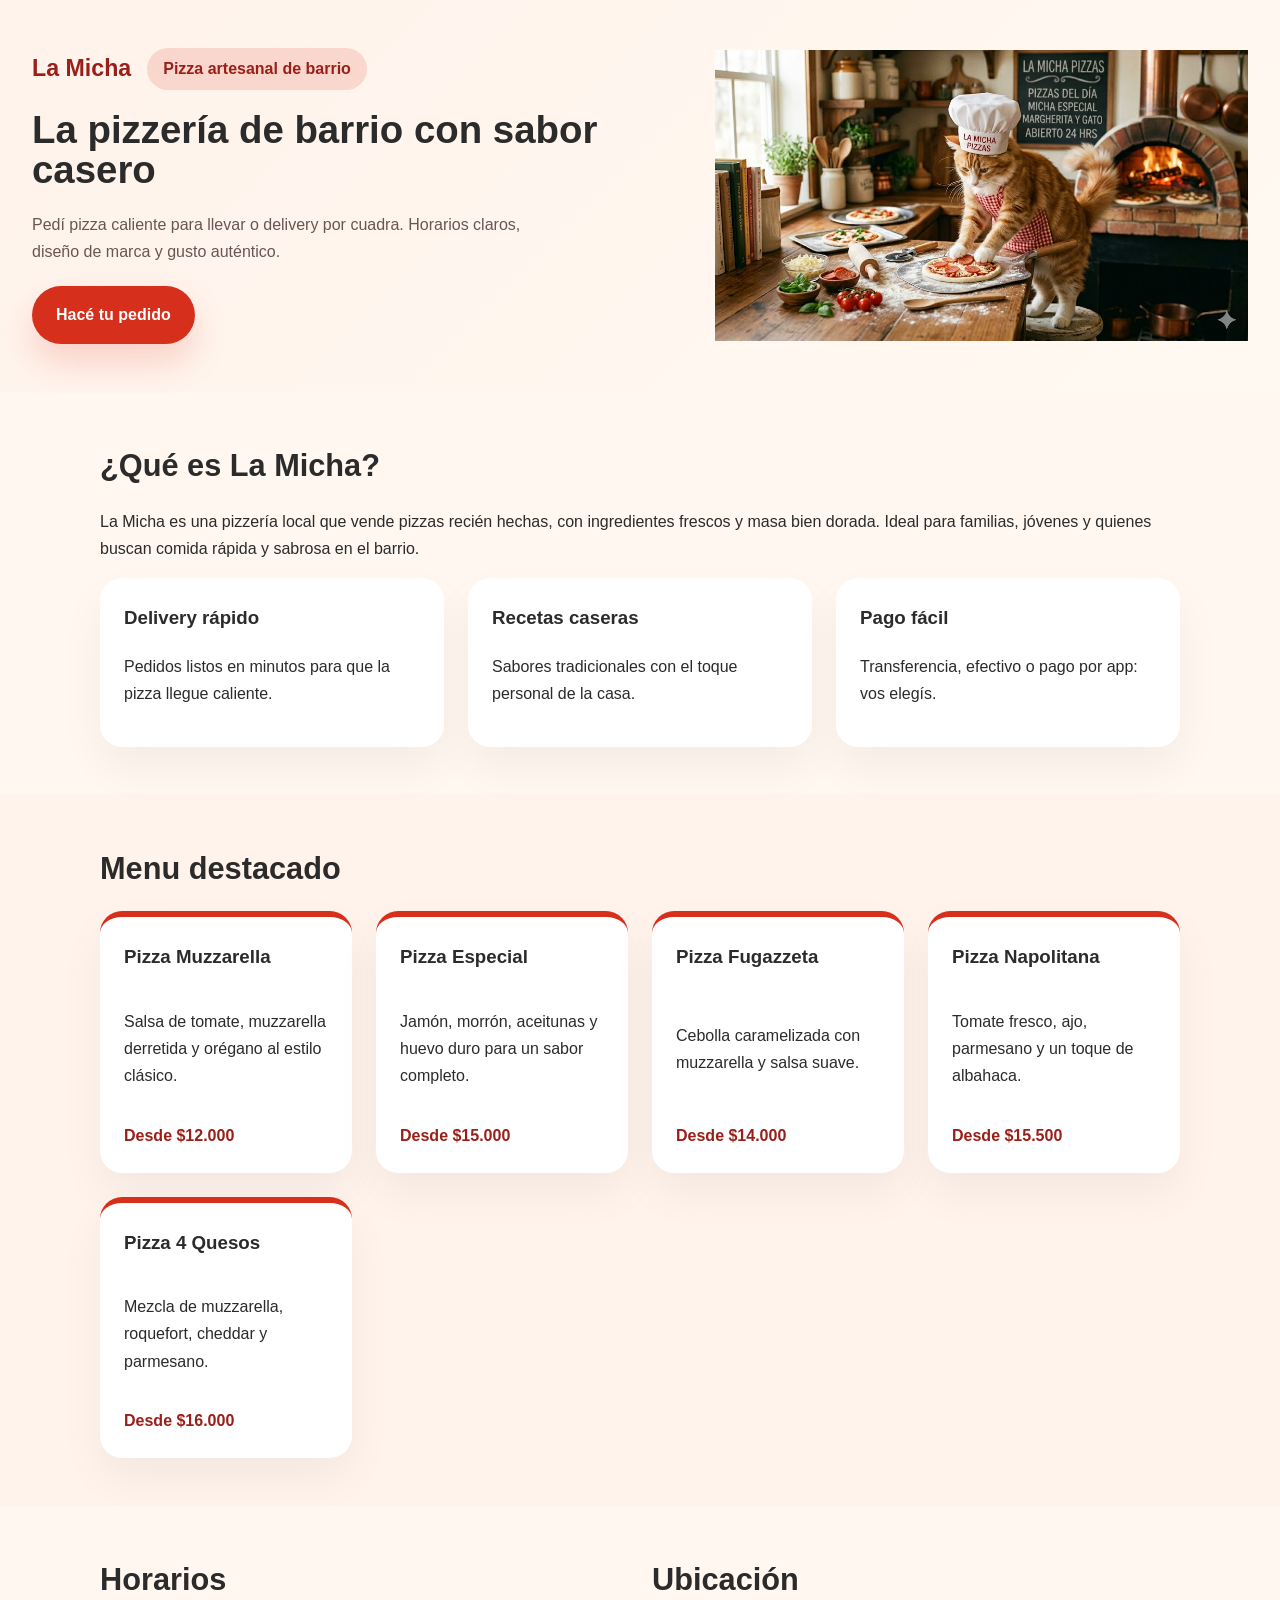
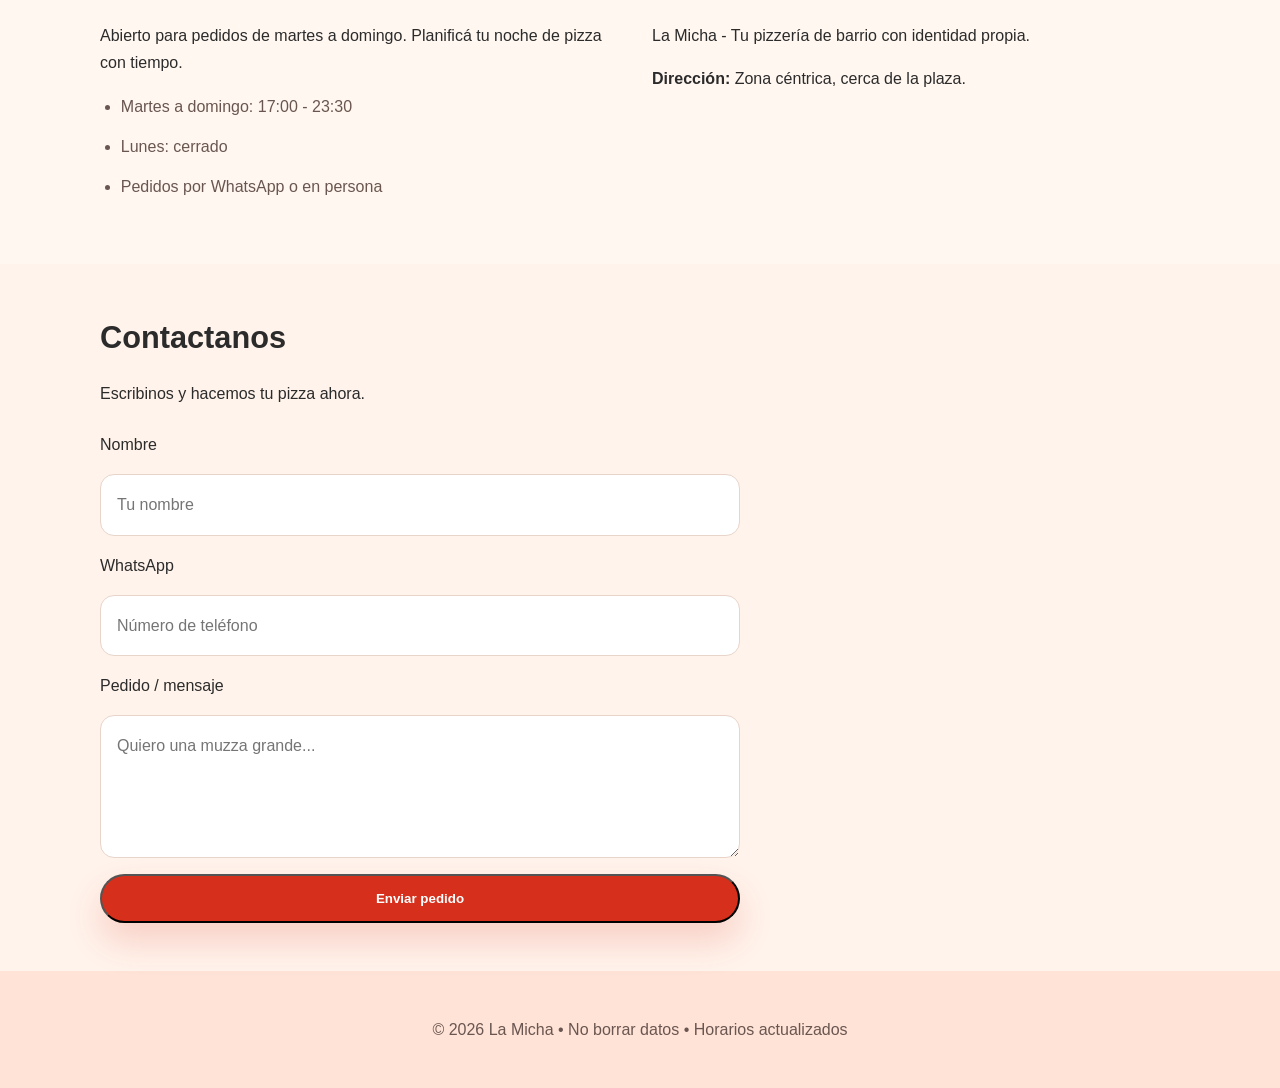
<file: web/index.html>
﻿<!DOCTYPE html>
<html lang="es">
<head>
  <meta charset="UTF-8" />
  <meta name="viewport" content="width=device-width, initial-scale=1.0" />
  <title>La Micha | Pizzería</title>
  <link rel="stylesheet" href="styles.css" />
</head>
<body>
  <header class="hero">
    <div class="hero-content">
      <div class="brand-row">
        <div class="logo">La Micha</div>
        <span class="brand-pill">Pizza artesanal de barrio</span>
      </div>
      <h1>La pizzería de barrio con sabor casero</h1>
      <p>Pedí pizza caliente para llevar o delivery por cuadra. Horarios claros, diseño de marca y gusto auténtico.</p>
      <a href="#contacto" class="btn">Hacé tu pedido</a>
    </div>
    <img src="watermarked_img_619108368516384055.jpg" alt="Pizza La Micha" />
  </header>

  <main>
    <section id="about" class="section light">
      <div class="container">
        <h2>¿Qué es La Micha?</h2>
        <p>La Micha es una pizzería local que vende pizzas recién hechas, con ingredientes frescos y masa bien dorada. Ideal para familias, jóvenes y quienes buscan comida rápida y sabrosa en el barrio.</p>
        <div class="features">
          <div>
            <h3>Delivery rápido</h3>
            <p>Pedidos listos en minutos para que la pizza llegue caliente.</p>
          </div>
          <div>
            <h3>Recetas caseras</h3>
            <p>Sabores tradicionales con el toque personal de la casa.</p>
          </div>
          <div>
            <h3>Pago fácil</h3>
            <p>Transferencia, efectivo o pago por app: vos elegís.</p>
          </div>
        </div>
      </div>
    </section>

    <section id="menu" class="section dark">
      <div class="container">
        <h2>Menu destacado</h2>
        <div class="menu-grid">
          <article>
            <h3>Pizza Muzzarella</h3>
            <p>Salsa de tomate, muzzarella derretida y orégano al estilo clásico.</p>
            <span>Desde $12.000</span>
          </article>
          <article>
            <h3>Pizza Especial</h3>
            <p>Jamón, morrón, aceitunas y huevo duro para un sabor completo.</p>
            <span>Desde $15.000</span>
          </article>
          <article>
            <h3>Pizza Fugazzeta</h3>
            <p>Cebolla caramelizada con muzzarella y salsa suave.</p>
            <span>Desde $14.000</span>
          </article>
          <article>
            <h3>Pizza Napolitana</h3>
            <p>Tomate fresco, ajo, parmesano y un toque de albahaca.</p>
            <span>Desde $15.500</span>
          </article>
          <article>
            <h3>Pizza 4 Quesos</h3>
            <p>Mezcla de muzzarella, roquefort, cheddar y parmesano.</p>
            <span>Desde $16.000</span>
          </article>
        </div>
      </div>
    </section>

    <section id="horarios" class="section light">
      <div class="container split">
        <div>
          <h2>Horarios</h2>
          <p>Abierto para pedidos de martes a domingo. Planificá tu noche de pizza con tiempo.</p>
          <ul>
            <li>Martes a domingo: 17:00 - 23:30</li>
            <li>Lunes: cerrado</li>
            <li>Pedidos por WhatsApp o en persona</li>
          </ul>
        </div>
        <div>
          <h2>Ubicación</h2>
          <p>La Micha - Tu pizzería de barrio con identidad propia.</p>
          <p><strong>Dirección:</strong> Zona céntrica, cerca de la plaza.</p>
        </div>
      </div>
    </section>

    <section id="contacto" class="section dark">
      <div class="container">
        <h2>Contactanos</h2>
        <p>Escribinos y hacemos tu pizza ahora.</p>
        <form id="contact-form" class="contact-form">
          <label for="name">Nombre</label>
          <input type="text" id="name" name="name" placeholder="Tu nombre" required />

          <label for="phone">WhatsApp</label>
          <input type="tel" id="phone" name="phone" placeholder="Número de teléfono" required />

          <label for="message">Pedido / mensaje</label>
          <textarea id="message" name="message" placeholder="Quiero una muzza grande..." rows="4" required></textarea>

          <button type="submit" class="btn">Enviar pedido</button>
        </form>
      </div>
    </section>
  </main>

  <footer>
    <p>© 2026 La Micha • No borrar datos • Horarios actualizados</p>
  </footer>

  <script src="script.js"></script>
</body>
</html>
</file>
<file: web/styles.css>
﻿:root {
  --bg: #fff7f0;
  --surface: #ffffff;
  --surface-alt: #fff3eb;
  --brand: #d62f1b;
  --brand-dark: #9a1f18;
  --accent: #ff9b42;
  --text: #2b2b2b;
  --muted: #6a5650;
}

* {
  box-sizing: border-box;
}

body {
  margin: 0;
  font-family: 'Segoe UI', Tahoma, Geneva, Verdana, sans-serif;
  background: var(--bg);
  color: var(--text);
  line-height: 1.7;
}

a {
  text-decoration: none;
  color: inherit;
}

img {
  max-width: 100%;
  display: block;
}

.hero {
  display: grid;
  grid-template-columns: 1.1fr 0.9fr;
  gap: 2rem;
  padding: 3rem 2rem;
  align-items: center;
  background: linear-gradient(135deg, #fff3eb 0%, #fff9f2 100%);
}

.brand-row {
  display: flex;
  align-items: center;
  gap: 1rem;
  margin-bottom: 1.25rem;
}

.logo {
  font-size: 1.45rem;
  font-weight: 800;
  color: var(--brand-dark);
}

.brand-pill {
  display: inline-block;
  padding: 0.45rem 1rem;
  border-radius: 999px;
  background: rgba(214, 47, 27, 0.15);
  color: var(--brand-dark);
  font-weight: 700;
}

.hero-content {
  max-width: 620px;
}

.hero h1 {
  margin: 0;
  font-size: clamp(2rem, 3vw, 3.8rem);
  line-height: 1.05;
}

.hero p {
  margin: 1.3rem 0;
  max-width: 520px;
  color: var(--muted);
}

.btn {
  display: inline-block;
  background: var(--brand);
  color: #fff;
  padding: 0.95rem 1.5rem;
  border-radius: 999px;
  font-weight: 700;
  box-shadow: 0 18px 35px rgba(214, 47, 27, 0.18);
  transition: transform 0.2s ease, box-shadow 0.2s ease;
}

.btn:hover {
  transform: translateY(-2px);
  box-shadow: 0 22px 40px rgba(214, 47, 27, 0.22);
}

.section {
  padding: 3rem 2rem;
}

.section h2 {
  margin-top: 0;
  font-size: clamp(1.8rem, 2.4vw, 2.6rem);
  margin-bottom: 1rem;
}

.light {
  background: var(--bg);
}

.dark {
  background: var(--surface-alt);
}

.container {
  max-width: 1080px;
  margin: 0 auto;
}

.features,
.menu-grid,
.split {
  display: grid;
  gap: 1.5rem;
}

.features {
  grid-template-columns: repeat(auto-fit, minmax(220px, 1fr));
}

.features div,
.menu-grid article {
  background: var(--surface);
  padding: 1.5rem;
  border-radius: 22px;
  box-shadow: 0 20px 45px rgba(0, 0, 0, 0.05);
}

.features h3,
.menu-grid h3 {
  margin-top: 0;
}

.menu-grid {
  grid-template-columns: repeat(auto-fit, minmax(220px, 1fr));
}

.menu-grid article {
  display: flex;
  flex-direction: column;
  justify-content: space-between;
  border-top: 6px solid var(--brand);
}

.menu-grid article span {
  margin-top: 1rem;
  font-weight: 700;
  color: var(--brand-dark);
}

.split {
  grid-template-columns: repeat(auto-fit, minmax(260px, 1fr));
}

ul {
  padding-left: 1.3rem;
  color: var(--muted);
}

ul li {
  margin-bottom: 0.8rem;
}

footer {
  text-align: center;
  padding: 1.8rem 2rem;
  background: #ffe3d7;
  color: var(--muted);
}

.contact-form {
  max-width: 640px;
  margin-top: 1.5rem;
  display: grid;
  gap: 1rem;
}

.contact-form input,
.contact-form textarea {
  width: 100%;
  border: 1px solid #e8d4c9;
  border-radius: 14px;
  padding: 1rem;
  background: #fff;
  font: inherit;
}

.contact-form input:focus,
.contact-form textarea:focus {
  outline: 2px solid rgba(214, 47, 27, 0.25);
}

@media (max-width: 900px) {
  .hero {
    grid-template-columns: 1fr;
    padding: 2rem 1rem;
  }
}

@media (max-width: 620px) {
  .hero {
    padding: 1.5rem 1rem;
  }

  .hero-content h1 {
    font-size: 2.3rem;
  }
}
</file>
